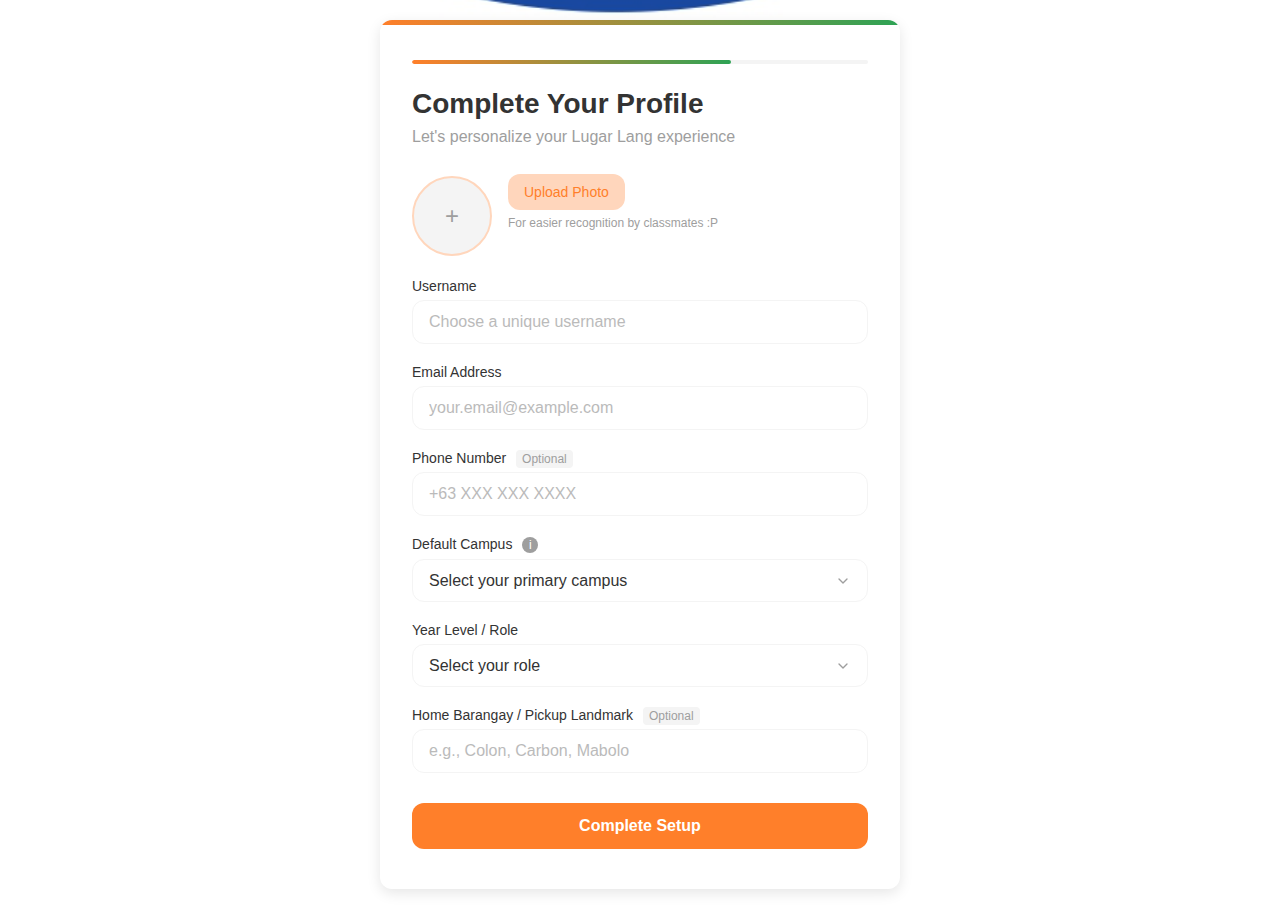
<file: account-setup/index.html>
<!DOCTYPE html>
<html lang="en">
<head>
    <meta charset="UTF-8">
    <meta name="viewport" content="width=device-width, initial-scale=1.0">
    <title>Account Setup | Lugar Lang</title>
    <style>
        :root {
            --primary: #FF7F2A;
            --primary-light: #FFD6BC;
            --secondary: #2EA355;
            --secondary-light: #C5EACD;
            --neutral-dark: #333333;
            --neutral-medium: #9E9E9E;
            --neutral-light: #F4F4F4;
            --white: #FFFFFF;
            --error: #EF5350;
            --shadow: 0 4px 14px rgba(0, 0, 0, 0.1);
            --radius: 12px;
            --transition: all 0.3s ease;
        }

        * {
            margin: 0;
            padding: 0;
            box-sizing: border-box;
            font-family: -apple-system, BlinkMacSystemFont, 'Segoe UI', Roboto, Oxygen, Ubuntu, Cantarell, 'Open Sans', 'Helvetica Neue', sans-serif;
        }

        body {
            min-height: 100vh;
            display: flex;
            align-items: center;
            justify-content: center;
            background-color: var(--neutral-light);
            background-image: url('/images/registration-page-bg.jpg');
            background-size: cover;
            background-position: center;
            background-repeat: no-repeat;
            padding: 20px;
        }

        .setup-container {
            width: 100%;
            max-width: 420px;
            background-color: var(--white);
            border-radius: var(--radius);
            box-shadow: var(--shadow);
            padding: 32px 24px;
            position: relative;
            overflow: hidden;
            animation: fadeIn 0.5s ease-out;
        }

        @keyframes fadeIn {
            from { opacity: 0; transform: translateY(10px); }
            to { opacity: 1; transform: translateY(0); }
        }

        .progress-bar {
            width: 100%;
            height: 4px;
            background-color: var(--neutral-light);
            margin-bottom: 24px;
            border-radius: 2px;
            overflow: hidden;
        }

        .progress-fill {
            height: 100%;
            width: 70%;
            background: linear-gradient(90deg, var(--primary) 0%, var(--secondary) 100%);
            border-radius: 2px;
        }

        h2 {
            color: var(--neutral-dark);
            font-size: 24px;
            font-weight: 600;
            margin-bottom: 8px;
        }

        p {
            color: var(--neutral-medium);
            font-size: 16px;
            margin-bottom: 28px;
        }

        .form-item {
            margin-bottom: 20px;
            position: relative;
        }

        label {
            display: block;
            color: var(--neutral-dark);
            font-size: 14px;
            font-weight: 500;
            margin-bottom: 6px;
        }

        input, select {
            width: 100%;
            padding: 12px 16px;
            border: 1px solid var(--neutral-light);
            border-radius: var(--radius);
            font-size: 16px;
            color: var(--neutral-dark);
            transition: var(--transition);
            background-color: var(--white);
        }

        input:focus, select:focus {
            outline: none;
            border-color: var(--primary);
            box-shadow: 0 0 0 3px var(--primary-light);
        }

        input::placeholder, select::placeholder {
            color: var(--neutral-medium);
            opacity: 0.7;
        }

        select {
            appearance: none;
            background-image: url("data:image/svg+xml;charset=UTF-8,%3csvg xmlns='http://www.w3.org/2000/svg' viewBox='0 0 24 24' fill='none' stroke='%239e9e9e' stroke-width='2' stroke-linecap='round' stroke-linejoin='round'%3e%3cpolyline points='6 9 12 15 18 9'%3e%3c/polyline%3e%3c/svg%3e");
            background-repeat: no-repeat;
            background-position: right 16px center;
            background-size: 16px;
        }

        .photo-upload {
            display: flex;
            align-items: center;
            gap: 16px;
            margin-bottom: 20px;
        }

        .photo-preview {
            width: 80px;
            height: 80px;
            border-radius: 50%;
            background-color: var(--neutral-light);
            display: flex;
            align-items: center;
            justify-content: center;
            overflow: hidden;
            border: 2px solid var(--primary-light);
        }

        .photo-preview img {
            width: 100%;
            height: 100%;
            object-fit: cover;
        }

        .photo-placeholder {
            color: var(--neutral-medium);
            font-size: 24px;
        }

        .upload-btn {
            padding: 10px 16px;
            background-color: var(--primary-light);
            color: var(--primary);
            border: none;
            border-radius: var(--radius);
            font-size: 14px;
            font-weight: 500;
            cursor: pointer;
            transition: var(--transition);
        }

        .upload-btn:hover {
            background-color: var(--primary);
            color: var(--white);
        }

        .upload-btn:active {
            transform: translateY(1px);
        }

        .submit-button {
            width: 100%;
            padding: 14px;
            border: none;
            border-radius: var(--radius);
            background-color: var(--primary);
            color: var(--white);
            font-size: 16px;
            font-weight: 600;
            cursor: pointer;
            transition: var(--transition);
            margin-top: 10px;
        }

        .submit-button:hover {
            background-color: #E86C1A;
            transform: translateY(-1px);
            box-shadow: 0 5px 15px rgba(255, 127, 42, 0.3);
        }

        .submit-button:active {
            transform: translateY(1px);
            box-shadow: 0 2px 8px rgba(255, 127, 42, 0.3);
        }

        .optional-label {
            font-size: 12px;
            background-color: var(--neutral-light);
            color: var(--neutral-medium);
            padding: 2px 6px;
            border-radius: 4px;
            margin-left: 6px;
            font-weight: normal;
        }

        .checkbox-group {
            margin-top: 8px;
        }

        .checkbox-item {
            display: flex;
            align-items: center;
            margin-bottom: 8px;
        }

        .checkbox-item input[type="checkbox"] {
            width: 18px;
            height: 18px;
            margin-right: 10px;
        }

        .checkbox-item label {
            margin-bottom: 0;
            font-weight: normal;
        }

        .setup-container::before {
            content: '';
            position: absolute;
            top: 0;
            left: 0;
            width: 100%;
            height: 5px;
            background: linear-gradient(90deg, var(--primary) 0%, var(--secondary) 100%);
        }

        .info-tooltip {
            display: inline-block;
            width: 16px;
            height: 16px;
            background-color: var(--neutral-medium);
            color: var(--white);
            border-radius: 50%;
            text-align: center;
            line-height: 16px;
            font-size: 12px;
            margin-left: 6px;
            cursor: pointer;
            position: relative;
        }

        .info-tooltip:hover::after {
            content: attr(data-tooltip);
            position: absolute;
            bottom: 125%;
            left: 50%;
            transform: translateX(-50%);
            background-color: var(--neutral-dark);
            color: var(--white);
            padding: 8px 12px;
            border-radius: 6px;
            font-size: 12px;
            white-space: nowrap;
            z-index: 10;
        }

        @media (min-width: 768px) {
            .setup-container {
                padding: 40px 32px;
                max-width: 480px;
            }
            
            body {
                background-size: contain;
                background-position: center;
            }
            
            h2 {
                font-size: 28px;
            }
        }

        @media (min-width: 1024px) {
            body {
                background-size: cover;
            }
            
            .setup-container {
                max-width: 520px;
            }
        }
    </style>
</head>
<body>
    <div class="setup-container">
        <div class="progress-bar">
            <div class="progress-fill"></div>
        </div>
        
        <h2>Complete Your Profile</h2>
        <p>Let's personalize your Lugar Lang experience</p>
        
        <form id="setupForm">
            <div class="photo-upload">
                <div class="photo-preview" id="photoPreview">
                    <div class="photo-placeholder">+</div>
                </div>
                <div>
                    <button type="button" class="upload-btn" id="uploadBtn">Upload Photo</button>
                    <input type="file" id="photoInput" accept="image/*" style="display: none;">
                    <p style="font-size: 12px; margin-top: 6px; color: var(--neutral-medium);">For easier recognition by classmates :P</p>
                </div>
            </div>
            
            <div class="form-item">
                <label for="username">Username</label>
                <input type="text" id="username" name="username" placeholder="Choose a unique username">
            </div>
            
            <div class="form-item">
                <label for="email">Email Address</label>
                <input type="email" id="email" name="email" placeholder="your.email@example.com">
            </div>
            
            <div class="form-item">
                <label for="phone">Phone Number <span class="optional-label">Optional</span></label>
                <input type="tel" id="phone" name="phone" placeholder="+63 XXX XXX XXXX">
            </div>
            
            <div class="form-item">
                <label for="campus">Default Campus
                    <span class="info-tooltip" data-tooltip="Choose your most frequent destination">i</span>
                </label>
                <select id="campus" name="campus">
                    <option value="" disabled selected>Select your primary campus</option>
                    <option value="talamban">Talamban Campus</option>

                    <option value="downtown">Downtown Campus</option>
                    <option value="north">North Campus</option>
                    <option value="south">South Campus</option>
                </select>
            </div>
            
            <div class="form-item">
                <label for="role">Year Level / Role</label>
                <select id="role" name="role">
                    <option value="" disabled selected>Select your role</option>
                    <option value="1st">1st Year Student</option>
                    <option value="2nd">2nd Year Student</option>
                    <option value="3rd">3rd Year Student</option>
                    <option value="4th">4th Year Student</option>
                    <option value="grad">Graduate Student</option>
                    <option value="faculty">Faculty</option>
                    <option value="staff">Staff</option>
                </select>
            </div>
            
            <div class="form-item">
                <label for="landmark">Home Barangay / Pickup Landmark <span class="optional-label">Optional</span></label>
                <input type="text" id="landmark" name="landmark" placeholder="e.g., Colon, Carbon, Mabolo">
            </div>
            
         
            <button type="submit" class="submit-button" id="submitButton">Complete Setup</button>
        </form>
    </div>

    <script>
     
        const uploadBtn = document.getElementById('uploadBtn');
        const photoInput = document.getElementById('photoInput');
        const photoPreview = document.getElementById('photoPreview');
        
        uploadBtn.addEventListener('click', function(event) {
            event.preventDefault();
            photoInput.click();
        });
        
        photoInput.addEventListener('change', function() {
            const file = this.files[0];
            if (file) {
                const reader = new FileReader();
                reader.onload = function(e) {
                    photoPreview.innerHTML = ''; 
                    photoPreview.innerHTML = `<img src="${e.target.result}" alt="Profile Photo">`;
                }
                reader.readAsDataURL(file);
            }
        });
        

        document.getElementById("setupForm").addEventListener("submit", function(event) {
            event.preventDefault();
            
            const username = document.getElementById("username").value;
            const email = document.getElementById("email").value;
            const campus = document.getElementById("campus").value;
            const role = document.getElementById("role").value;
            
            let isValid = true;
            let errorMessage = "";
            
            if (!username) {
                errorMessage += "Username is required.\n";
                isValid = false;
            }
            
            if (!email) {
                errorMessage += "Email is required.\n";
                isValid = false;
            } else {
                const emailPattern = /^[^\s@]+@[^\s@]+\.[^\s@]+$/;
                if (!emailPattern.test(email)) {
                    errorMessage += "Please enter a valid email address.\n";
                    isValid = false;
                }
            }
            
            if (!campus) {
                errorMessage += "Please select your default campus.\n";
                isValid = false;
            }
            
            if (!role) {
                errorMessage += "Please select your role.\n";
                isValid = false;
            }
            
            if (isValid) {
                alert("Profile setup complete!");
                
            } else {
                alert(errorMessage);
            }
        });
    </script>
</body>
</html>
</file>
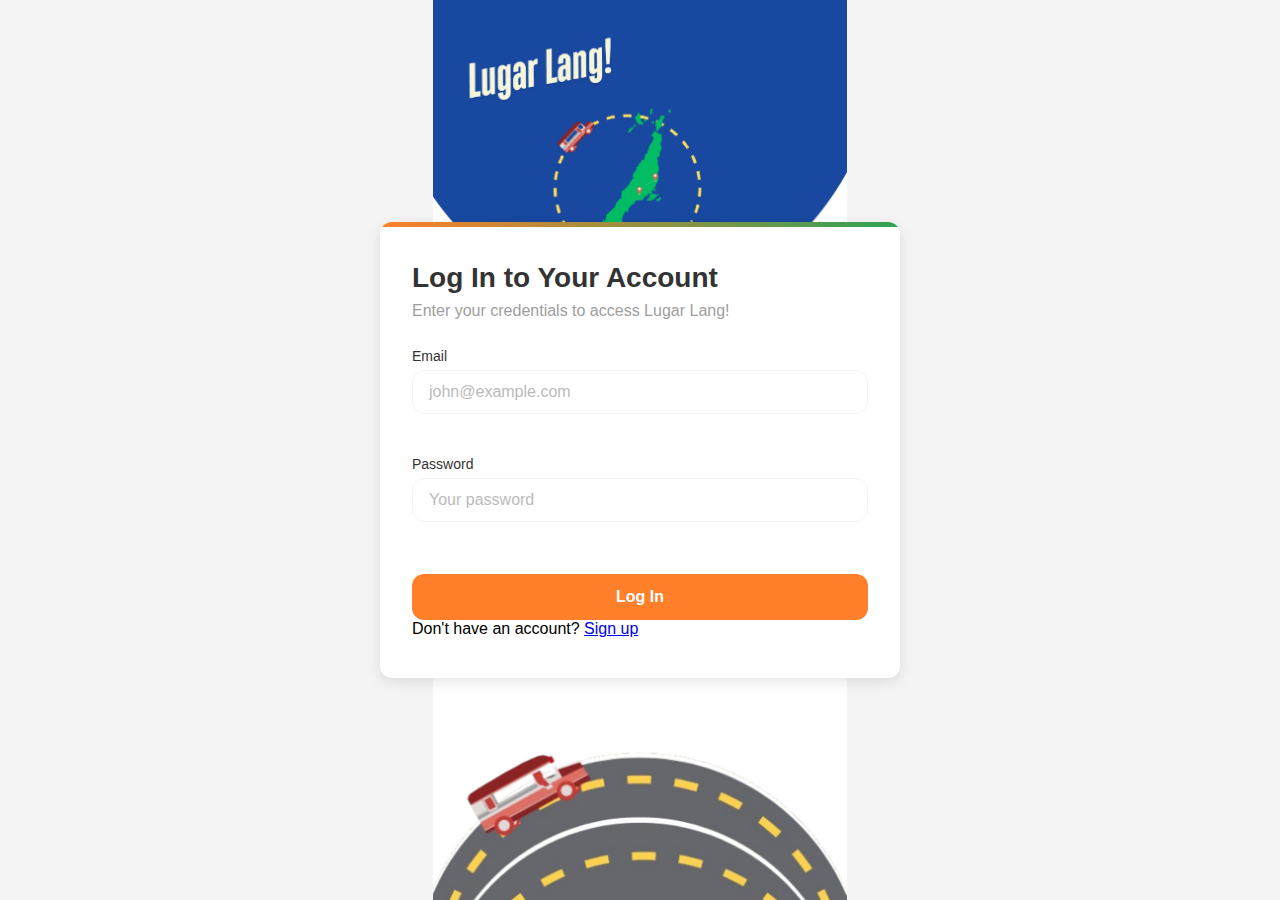
<file: login/index.html>
<!DOCTYPE html>
<html lang="en">
<head>
    <meta charset="UTF-8">
    <meta name="viewport" content="width=device-width, initial-scale=1.0">
    <title>Log In | Lugar Lang</title>
    <link rel="stylesheet" href="../main.css">
</head>
<body>
    <div class="form-container">
        <h2>Log In to Your Account</h2>
        <p>Enter your credentials to access Lugar Lang!</p>
        
        <form id="loginForm">
            <div class="form-item">
                <label for="email">Email</label>
                <input type="email" id="email" name="email" placeholder="john@example.com">
                <div class="error" id="emailError"></div>
            </div>
            
            <div class="form-item">
                <label for="password">Password</label>
                <input type="password" id="password" name="password" placeholder="Your password">
                <div class="error" id="passwordError"></div>
            </div>
            
            <button type="submit" class="submit-button" id="submitButton">Log In</button>
        </form>
        
        <div class="signup-redirect">
            Don't have an account?
            <a href="/registration" class="signup-link">Sign up</a>
        </div>
    </div>

    <script>
        document.getElementById("loginForm").addEventListener("submit", function(event) {
            event.preventDefault();
            
            const email = document.getElementById("email").value;
            const password = document.getElementById("password").value;

            // Reset previous errors
            document.getElementById("emailError").textContent = "";
            document.getElementById("passwordError").textContent = "";

            let isValid = true;

            // Validate email
            const emailPattern = /^[^\s@]+@[^\s@]+\.[^\s@]+$/;
            if (!emailPattern.test(email)) {
                document.getElementById("emailError").textContent = "Please enter a valid email address.";
                isValid = false;
            }

            // Validate password
            if (password.length < 8) {
                document.getElementById("passwordError").textContent = "Password must be at least 8 characters.";
                isValid = false;
            }

            // Submit form if valid
            if (isValid) {
                alert("Logged in successfully!");
                document.getElementById("loginForm").reset();
            }
        });
    </script>
</body>
</html>
</file>
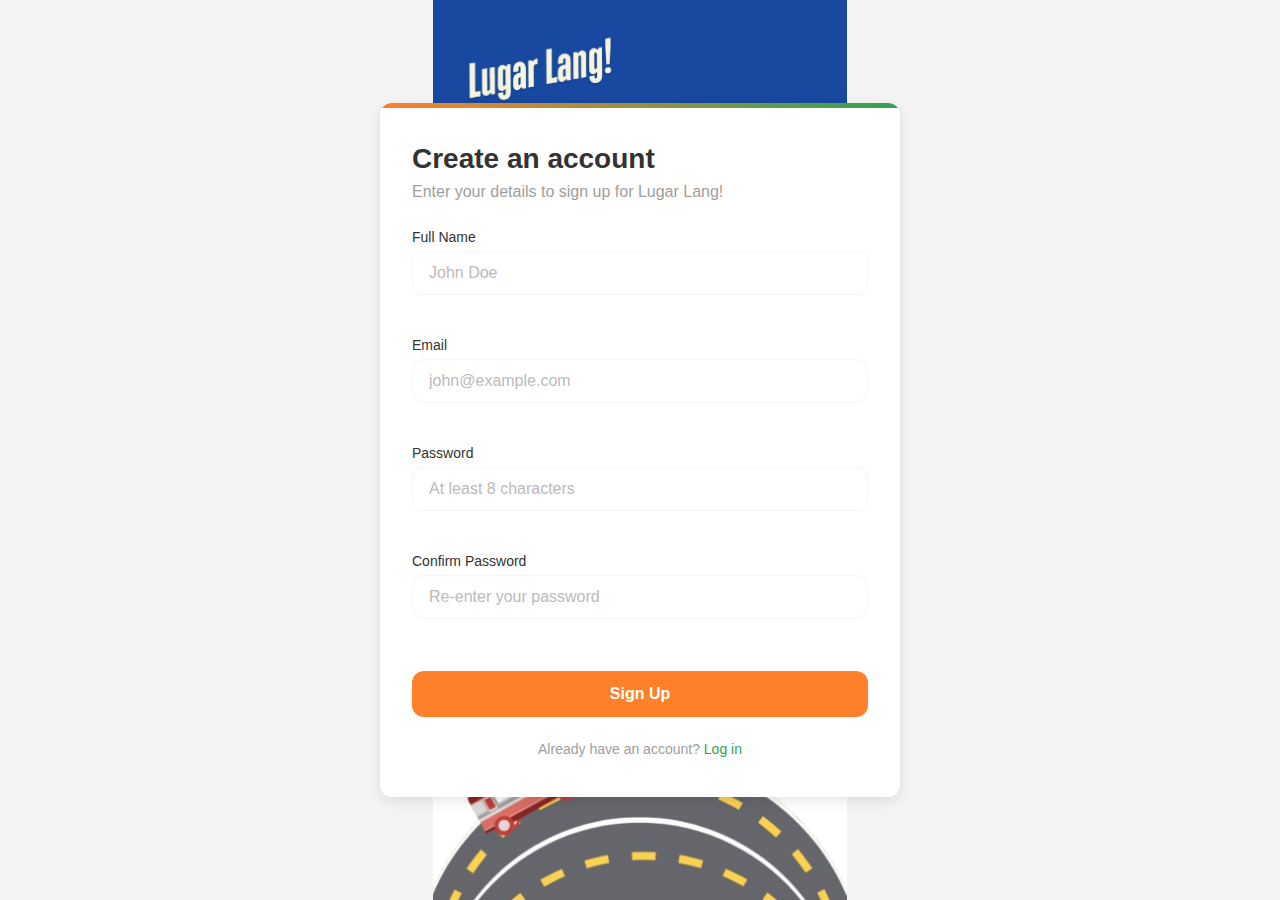
<file: registration/index.html>
<!DOCTYPE html>
<html lang="en">
<head>
    <meta charset="UTF-8">
    <meta name="viewport" content="width=device-width, initial-scale=1.0">
    <title>Sign Up | Lugar Lang</title>
    <link rel="stylesheet" href="../main.css">
</head>
<body>
    <div class="form-container">
        <h2>Create an account</h2>
        <p>Enter your details to sign up for Lugar Lang!</p>
        
        <form id="signupForm">
            <div class="form-item">
                <label for="fullName">Full Name</label>
                <input type="text" id="fullName" name="fullName" placeholder="John Doe">
                <div class="error" id="fullNameError"></div>
            </div>
            
            <div class="form-item">
                <label for="email">Email</label>
                <input type="email" id="email" name="email" placeholder="john@example.com">
                <div class="error" id="emailError"></div>
            </div>
            
            <div class="form-item">
                <label for="password">Password</label>
                <input type="password" id="password" name="password" placeholder="At least 8 characters">
                <div class="error" id="passwordError"></div>
            </div>
            
            <div class="form-item">
                <label for="confirmPassword">Confirm Password</label>
                <input type="password" id="confirmPassword" name="confirmPassword" placeholder="Re-enter your password">
                <div class="error" id="confirmPasswordError"></div>
            </div>
            
            <button type="submit" class="submit-button" id="submitButton">Sign Up</button>
        </form>
        
        <div class="login-redirect">
            Already have an account?
            <a href="/login" class="login-link">Log in</a>
        </div>
    </div>

    <script>
        document.getElementById("signupForm").addEventListener("submit", function(event) {
            event.preventDefault();
            
            const fullName = document.getElementById("fullName").value;
            const email = document.getElementById("email").value;
            const password = document.getElementById("password").value;
            const confirmPassword = document.getElementById("confirmPassword").value;

       
            document.getElementById("fullNameError").textContent = "";
            document.getElementById("emailError").textContent = "";
            document.getElementById("passwordError").textContent = "";
            document.getElementById("confirmPasswordError").textContent = "";

            let isValid = true;

          
            if (fullName.length < 2) {
                document.getElementById("fullNameError").textContent = "Name must be at least 2 characters.";
                isValid = false;
            }

       
            const emailPattern = /^[^\s@]+@[^\s@]+\.[^\s@]+$/;
            if (!emailPattern.test(email)) {
                document.getElementById("emailError").textContent = "Please enter a valid email address.";
                isValid = false;
            }

      
            if (password.length < 8) {
                document.getElementById("passwordError").textContent = "Password must be at least 8 characters.";
                isValid = false;
            }

   
            if (password !== confirmPassword) {
                document.getElementById("confirmPasswordError").textContent = "Passwords don't match.";
                isValid = false;
            }

            
            if (isValid) {
                alert("Account created successfully!");
                document.getElementById("signupForm").reset();
            }
        });
    </script>
</body>
</html>
</file>
<file: main.css>
:root {
  --primary: #FF7F2A;
  --primary-light: #FFD6BC;
  --secondary: #2EA355;
  --secondary-light: #C5EACD;
  --neutral-dark: #333333;
  --neutral-medium: #9E9E9E;
  --neutral-light: #F4F4F4;
  --white: #FFFFFF;
  --error: #EF5350;
  --shadow: 0 4px 14px rgba(0, 0, 0, 0.1);
  --radius: 12px;
  --transition: all 0.3s ease;
}

* {
  margin: 0;
  padding: 0;
  box-sizing: border-box;
  font-family: -apple-system, BlinkMacSystemFont, 'Segoe UI', Roboto, Oxygen, Ubuntu, Cantarell, 'Open Sans', 'Helvetica Neue', sans-serif;
}

body {
  min-height: 100vh;
  display: flex;
  align-items: center;
  justify-content: center;
  background-color: var(--neutral-light);
  background-image: url('/images/registration-page-bg.jpg');
  background-size: cover;
  background-position: center;
  background-repeat: no-repeat;
  padding: 20px;
}

.form-container {
  width: 100%;
  max-width: 420px;
  background-color: var(--white);
  border-radius: var(--radius);
  box-shadow: var(--shadow);
  padding: 32px 24px;
  position: relative;
  overflow: hidden;
  animation: fadeIn 0.5s ease-out;
}

@keyframes fadeIn {
  from { opacity: 0; transform: translateY(10px); }
  to { opacity: 1; transform: translateY(0); }
}

h2 {
  color: var(--neutral-dark);
  font-size: 24px;
  font-weight: 600;
  margin-bottom: 8px;
}

p {
  color: var(--neutral-medium);
  font-size: 16px;
  margin-bottom: 28px;
}

.form-item {
  margin-bottom: 20px;
  position: relative;
}

label {
  display: block;
  color: var(--neutral-dark);
  font-size: 14px;
  font-weight: 500;
  margin-bottom: 6px;
}

input {
  width: 100%;
  padding: 12px 16px;
  border: 1px solid var(--neutral-light);
  border-radius: var(--radius);
  font-size: 16px;
  color: var(--neutral-dark);
  transition: var(--transition);
  background-color: var(--white);
}

input:focus {
  outline: none;
  border-color: var(--primary);
  box-shadow: 0 0 0 3px var(--primary-light);
}

input::placeholder {
  color: var(--neutral-medium);
  opacity: 0.7;
}

.error {
  color: var(--error);
  font-size: 12px;
  margin-top: 4px;
  min-height: 18px;
}

.submit-button {
  width: 100%;
  padding: 14px;
  border: none;
  border-radius: var(--radius);
  background-color: var(--primary);
  color: var(--white);
  font-size: 16px;
  font-weight: 600;
  cursor: pointer;
  transition: var(--transition);
  margin-top: 10px;
}

.submit-button:hover {
  background-color: #E86C1A;
  transform: translateY(-1px);
  box-shadow: 0 5px 15px rgba(255, 127, 42, 0.3);
}

.submit-button:active {
  transform: translateY(1px);
  box-shadow: 0 2px 8px rgba(255, 127, 42, 0.3);
}

.login-redirect {
  margin-top: 24px;
  text-align: center;
  color: var(--neutral-medium);
  font-size: 14px;
}

.login-link {
  color: var(--secondary);
  text-decoration: none;
  font-weight: 500;
  transition: var(--transition);
}

.login-link:hover {
  color: var(--primary);
  text-decoration: underline;
}


.form-container::before {
  content: '';
  position: absolute;
  top: 0;
  left: 0;
  width: 100%;
  height: 5px;
  background: linear-gradient(90deg, var(--primary) 0%, var(--secondary) 100%);
}


@media (min-width: 768px) {
  .form-container {
      padding: 40px 32px;
      max-width: 480px;
  }
  
  body {
      background-size: contain;
      background-position: center;
  }
  
  h2 {
      font-size: 28px;
  }

}

@media (min-width: 1024px) {
  body {
   
  }
  
  .form-container {
      max-width: 520px;
  }
}
</file>
